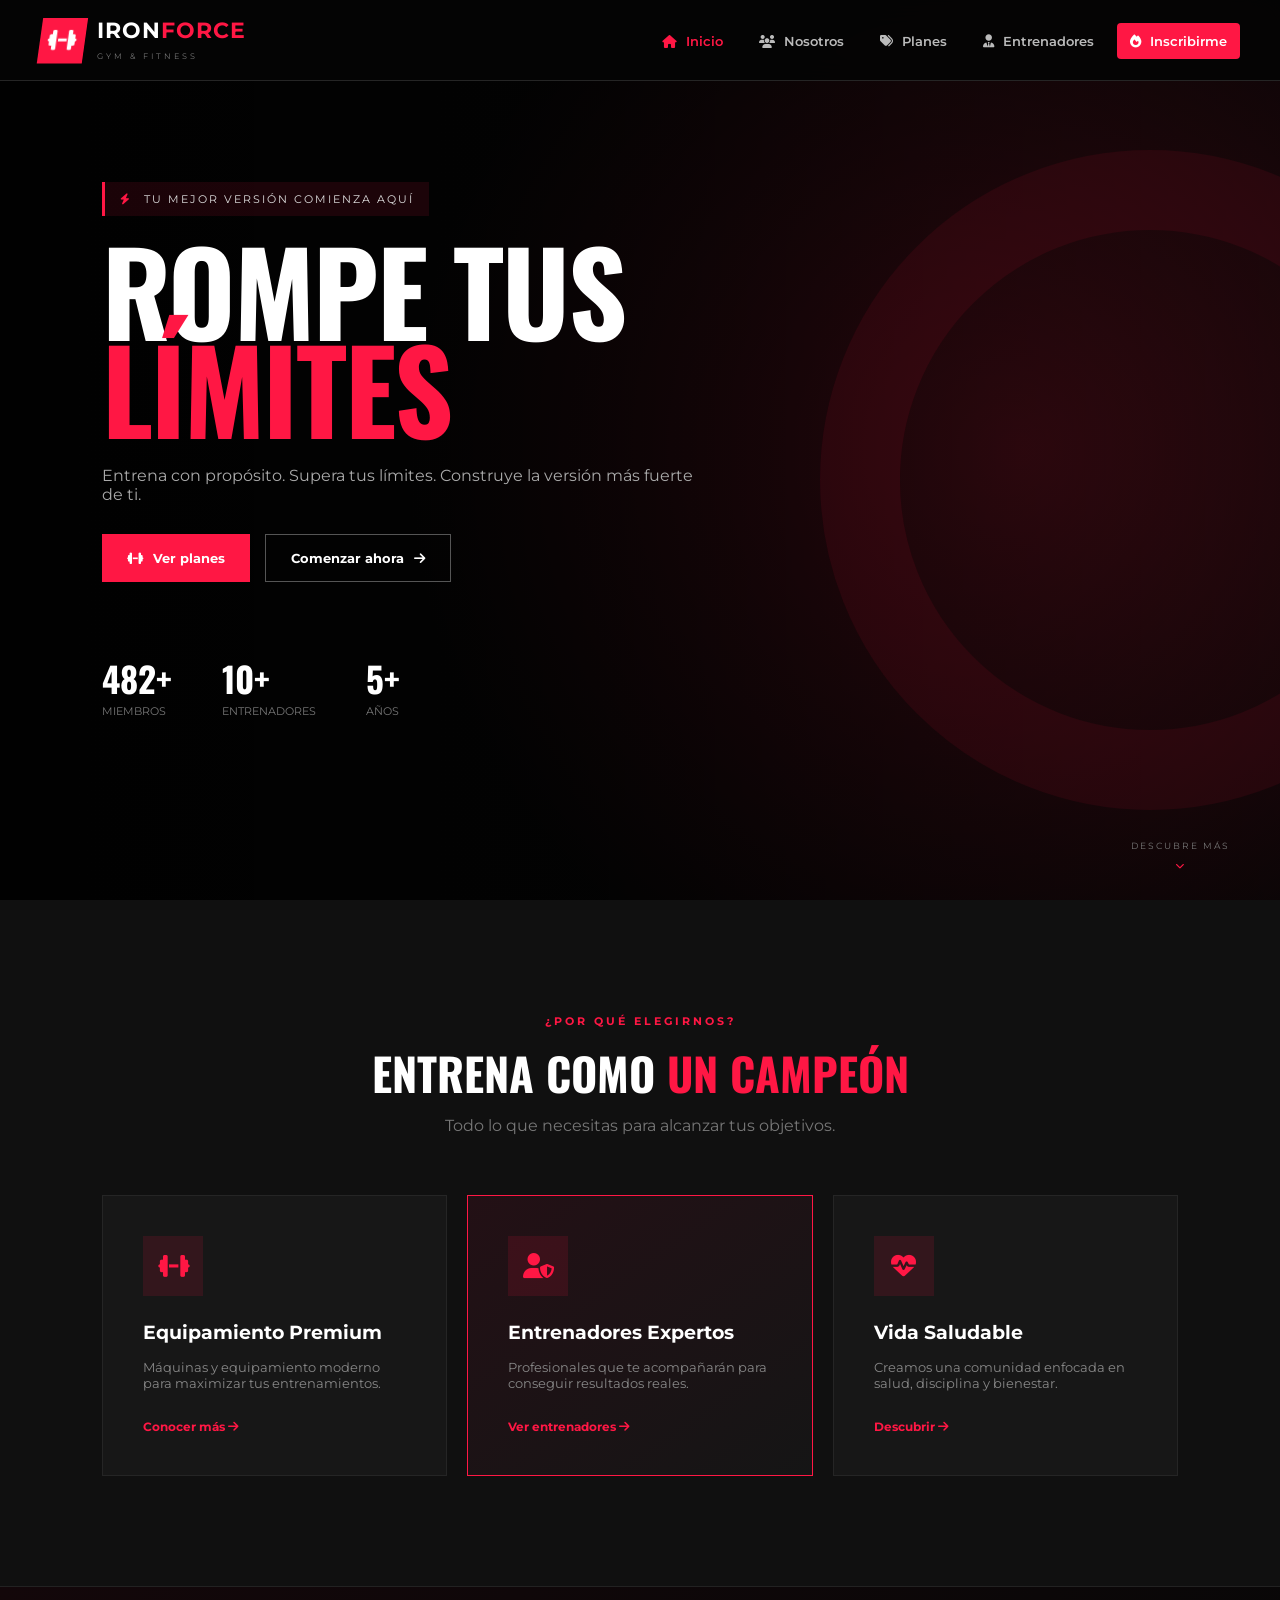
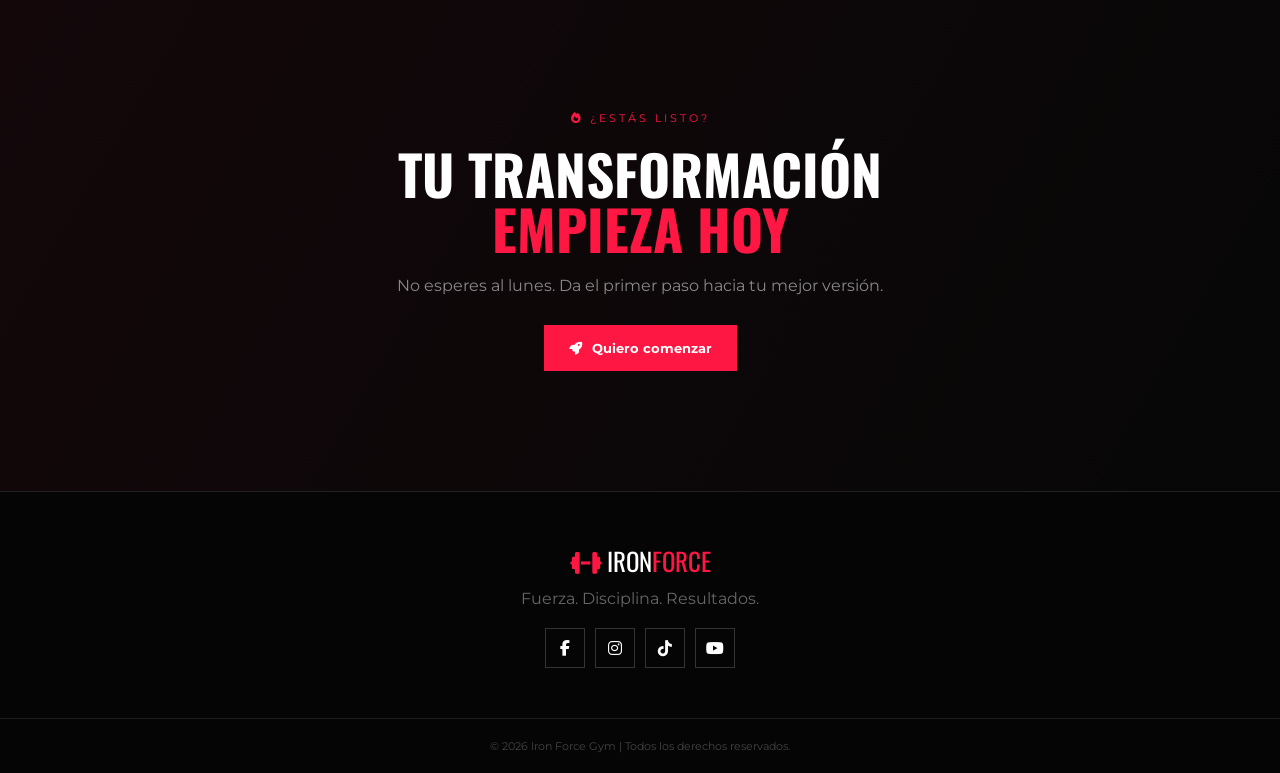
<file: index.html>
<!DOCTYPE html>
<html lang="es">
<head>
    <meta charset="UTF-8">
    <meta name="viewport" content="width=device-width, initial-scale=1.0">

    <title>Iron Force Gym | Inicio</title>

    <!-- Google Fonts -->
    <link rel="preconnect" href="https://fonts.googleapis.com">
    <link rel="preconnect" href="https://fonts.gstatic.com" crossorigin>
    <link href="https://fonts.googleapis.com/css2?family=Montserrat:wght@400;500;600;700;800;900&family=Oswald:wght@400;500;600;700&display=swap" rel="stylesheet">

    <!-- Font Awesome -->
    <link rel="stylesheet" href="https://cdnjs.cloudflare.com/ajax/libs/font-awesome/6.5.2/css/all.min.css">

    <!-- CSS -->
    <link rel="stylesheet" href="css/index.css">
</head>

<body>

    <!-- Loader -->
    <div id="loader">
        <div class="loader-content">
            <i class="fa-solid fa-dumbbell"></i>
            <h2>IRON FORCE</h2>
            <div class="loader-bar"></div>
        </div>
    </div>

    <!-- NAVBAR -->
    <header class="header">

        <nav class="navbar">

            <a href="index.html" class="logo">
                <div class="logo-icon">
                    <i class="fa-solid fa-dumbbell"></i>
                </div>

                <div>
                    <strong>IRON<span>FORCE</span></strong>
                    <small>GYM & FITNESS</small>
                </div>
            </a>

            <button class="menu-toggle" id="menuToggle">
                <i class="fa-solid fa-bars"></i>
            </button>

            <ul class="nav-links" id="navLinks">

                <li>
                    <a href="index.html" class="active">
                        <i class="fa-solid fa-house"></i>
                        Inicio
                    </a>
                </li>

                <li>
                    <a href="menu/nosotros.html">
                        <i class="fa-solid fa-users"></i>
                        Nosotros
                    </a>
                </li>

                <li>
                    <a href="menu/planes.html">
                        <i class="fa-solid fa-tags"></i>
                        Planes
                    </a>
                </li>

                <li>
                    <a href="menu/entrenadores.html">
                        <i class="fa-solid fa-user-tie"></i>
                        Entrenadores
                    </a>
                </li>

                <li>
                    <a href="menu/inscripcion.html" class="nav-button">
                        <i class="fa-solid fa-fire"></i>
                        Inscribirme
                    </a>
                </li>

            </ul>

        </nav>

    </header>


    <!-- HERO -->
    <main>

        <section class="hero">

            <div class="hero-overlay"></div>

            <div class="hero-content">

                <div class="hero-badge">
                    <i class="fa-solid fa-bolt"></i>
                    TU MEJOR VERSIÓN COMIENZA AQUÍ
                </div>

                <h1>
                    ROMPE TUS
                    <span>LÍMITES</span>
                </h1>

                <p>
                    Entrena con propósito. Supera tus límites.
                    Construye la versión más fuerte de ti.
                </p>

                <div class="hero-buttons">

                    <a href="menu/planes.html" class="btn btn-primary">
                        <i class="fa-solid fa-dumbbell"></i>
                        Ver planes
                    </a>

                    <a href="menu/inscripcion.html" class="btn btn-secondary">
                        Comenzar ahora
                        <i class="fa-solid fa-arrow-right"></i>
                    </a>

                </div>

                <div class="hero-stats">

                    <div>
                        <strong class="counter" data-target="500">0</strong>
                        <span>Miembros</span>
                    </div>

                    <div>
                        <strong class="counter" data-target="10">0</strong>
                        <span>Entrenadores</span>
                    </div>

                    <div>
                        <strong class="counter" data-target="5">0</strong>
                        <span>Años</span>
                    </div>

                </div>

            </div>

            <div class="scroll-down">
                <span>DESCUBRE MÁS</span>
                <i class="fa-solid fa-chevron-down"></i>
            </div>

        </section>


        <!-- BENEFICIOS -->

        <section class="benefits">

            <div class="section-heading">

                <span>¿POR QUÉ ELEGIRNOS?</span>

                <h2>
                    ENTRENA COMO
                    <strong>UN CAMPEÓN</strong>
                </h2>

                <p>
                    Todo lo que necesitas para alcanzar tus objetivos.
                </p>

            </div>

            <div class="benefit-grid">

                <article class="benefit-card">

                    <div class="benefit-icon">
                        <i class="fa-solid fa-dumbbell"></i>
                    </div>

                    <h3>Equipamiento Premium</h3>

                    <p>
                        Máquinas y equipamiento moderno para maximizar
                        tus entrenamientos.
                    </p>

                    <a href="menu/nosotros.html">
                        Conocer más
                        <i class="fa-solid fa-arrow-right"></i>
                    </a>

                </article>


                <article class="benefit-card featured">

                    <div class="benefit-icon">
                        <i class="fa-solid fa-user-shield"></i>
                    </div>

                    <h3>Entrenadores Expertos</h3>

                    <p>
                        Profesionales que te acompañarán para conseguir
                        resultados reales.
                    </p>

                    <a href="menu/entrenadores.html">
                        Ver entrenadores
                        <i class="fa-solid fa-arrow-right"></i>
                    </a>

                </article>


                <article class="benefit-card">

                    <div class="benefit-icon">
                        <i class="fa-solid fa-heart-pulse"></i>
                    </div>

                    <h3>Vida Saludable</h3>

                    <p>
                        Creamos una comunidad enfocada en salud,
                        disciplina y bienestar.
                    </p>

                    <a href="menu/nosotros.html">
                        Descubrir
                        <i class="fa-solid fa-arrow-right"></i>
                    </a>

                </article>

            </div>

        </section>


        <!-- CTA -->

        <section class="cta">

            <div class="cta-content">

                <span>
                    <i class="fa-solid fa-fire"></i>
                    ¿ESTÁS LISTO?
                </span>

                <h2>
                    TU TRANSFORMACIÓN
                    <strong>EMPIEZA HOY</strong>
                </h2>

                <p>
                    No esperes al lunes. Da el primer paso hacia
                    tu mejor versión.
                </p>

                <a href="menu/inscripcion.html" class="btn btn-primary">
                    <i class="fa-solid fa-rocket"></i>
                    Quiero comenzar
                </a>

            </div>

        </section>

    </main>


    <!-- FOOTER -->

    <footer>

        <div class="footer-content">

            <div class="footer-logo">
                <i class="fa-solid fa-dumbbell"></i>
                IRON<span>FORCE</span>
            </div>

            <p>
                Fuerza. Disciplina. Resultados.
            </p>

            <div class="socials">

                <a href="#"><i class="fa-brands fa-facebook-f"></i></a>
                <a href="#"><i class="fa-brands fa-instagram"></i></a>
                <a href="#"><i class="fa-brands fa-tiktok"></i></a>
                <a href="#"><i class="fa-brands fa-youtube"></i></a>

            </div>

        </div>

        <div class="copyright">
            © 2026 Iron Force Gym | Todos los derechos reservados.
        </div>

    </footer>

    <script src="js/index.js"></script>

</body>
</html>
</file>
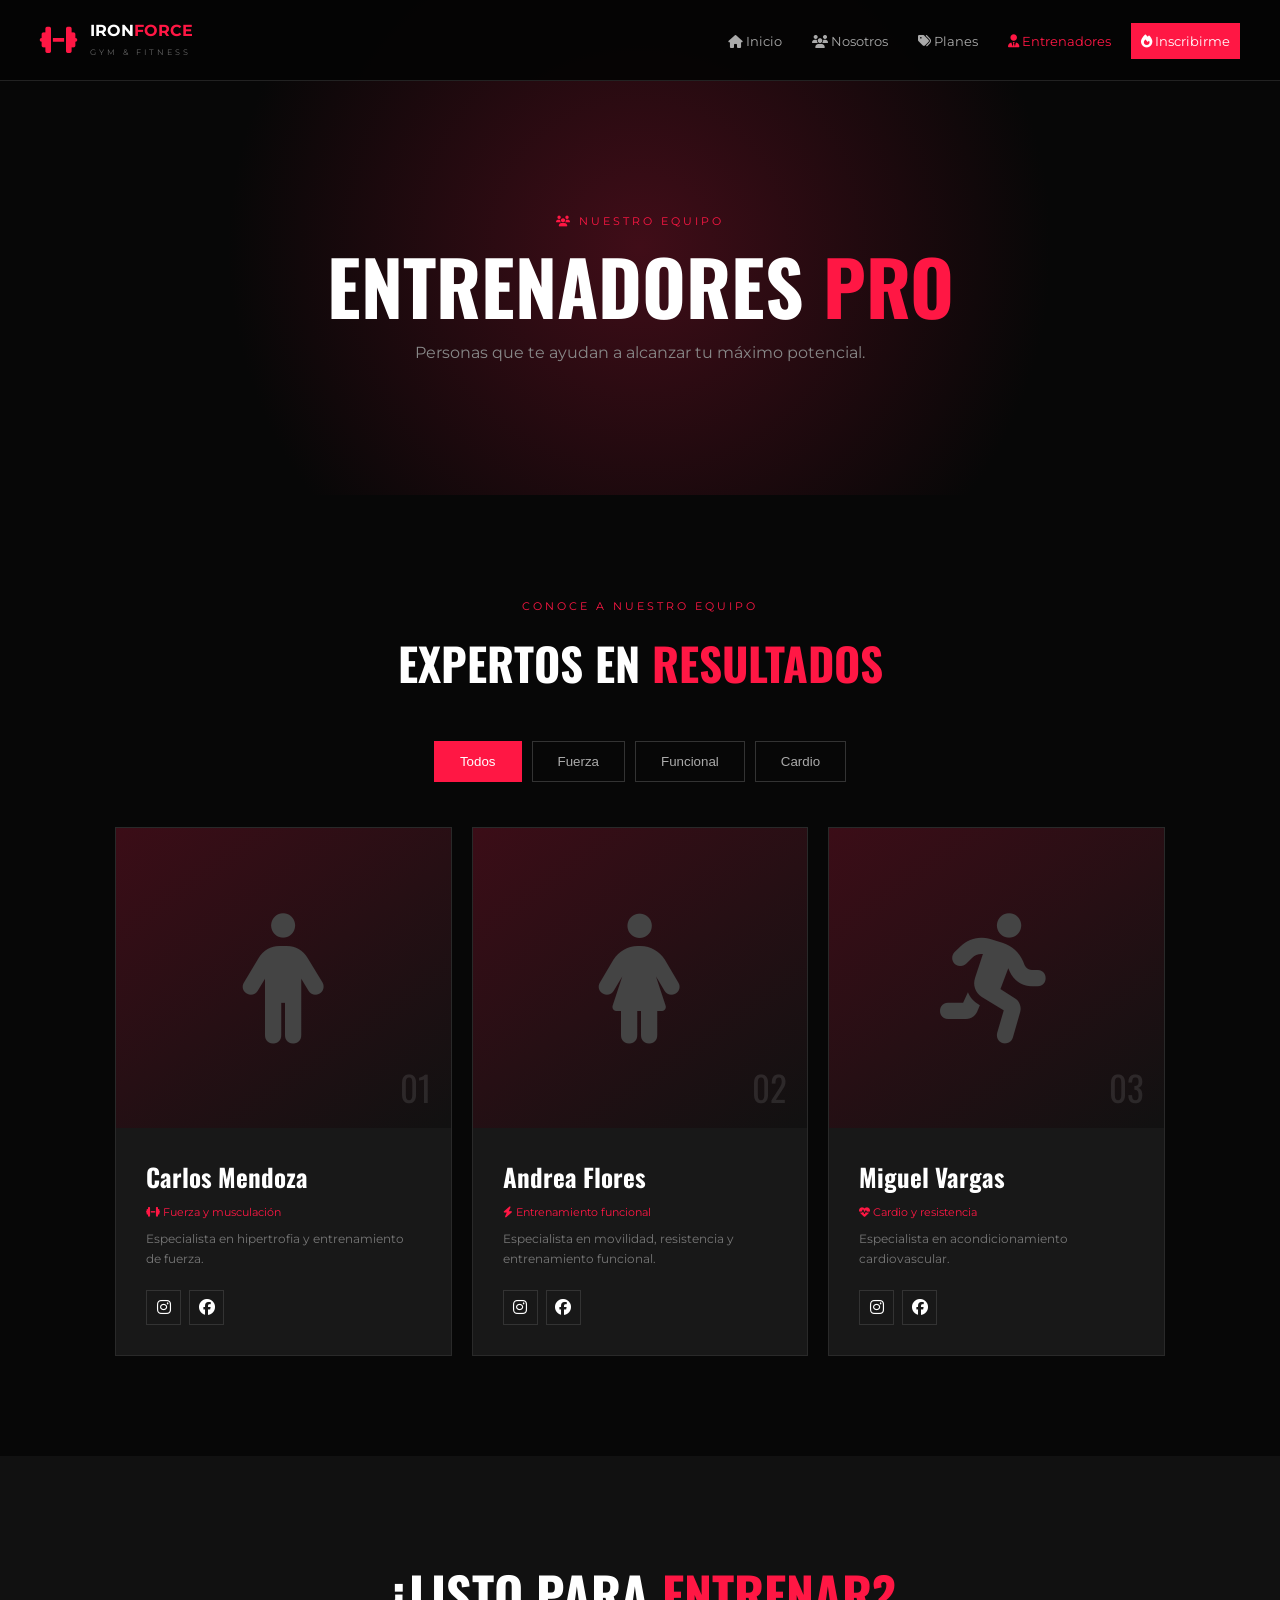
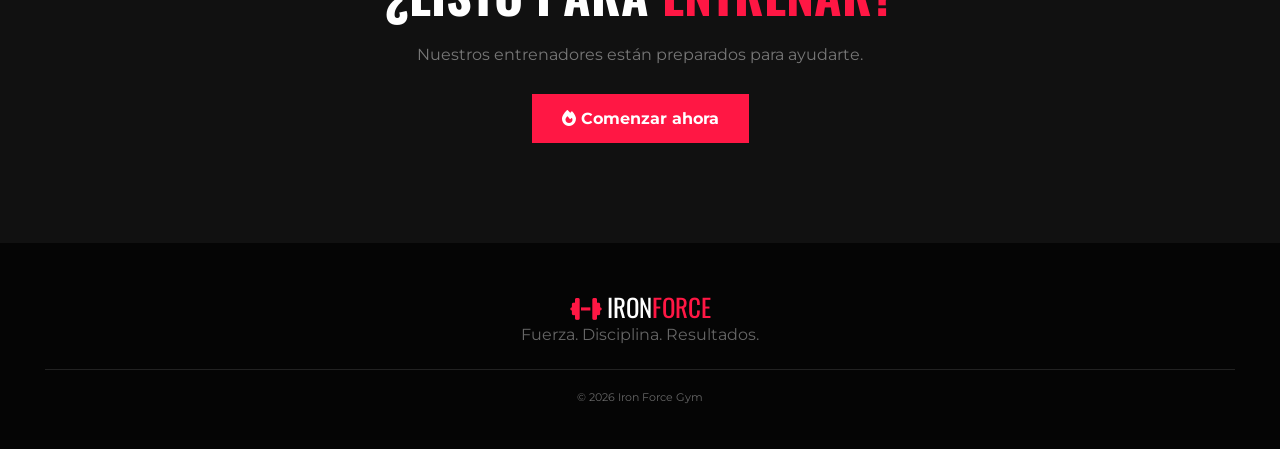
<file: menu/entrenadores.html>
<!DOCTYPE html>
<html lang="es">

<head>

<meta charset="UTF-8">
<meta name="viewport" content="width=device-width, initial-scale=1.0">

<title>Iron Force | Entrenadores</title>

<link rel="preconnect" href="https://fonts.googleapis.com">
<link rel="preconnect" href="https://fonts.gstatic.com" crossorigin>

<link href="https://fonts.googleapis.com/css2?family=Montserrat:wght@400;500;600;700;800;900&family=Oswald:wght@400;500;600;700&display=swap" rel="stylesheet">

<link rel="stylesheet" href="https://cdnjs.cloudflare.com/ajax/libs/font-awesome/6.5.2/css/all.min.css">

<link rel="stylesheet" href="../css/entrenadores.css">

</head>

<body>

<header>

<nav class="navbar">

<a href="../index.html" class="logo">
<i class="fa-solid fa-dumbbell"></i>

<div>
<strong>IRON<span>FORCE</span></strong>
<small>GYM & FITNESS</small>
</div>

</a>

<button id="menuToggle">
<i class="fa-solid fa-bars"></i>
</button>

<ul id="navLinks">

<li>
<a href="../index.html">
<i class="fa-solid fa-house"></i> Inicio
</a>
</li>

<li>
<a href="nosotros.html">
<i class="fa-solid fa-users"></i> Nosotros
</a>
</li>

<li>
<a href="planes.html">
<i class="fa-solid fa-tags"></i> Planes
</a>
</li>

<li>
<a class="active" href="entrenadores.html">
<i class="fa-solid fa-user-tie"></i> Entrenadores
</a>
</li>

<li>
<a class="button" href="inscripcion.html">
<i class="fa-solid fa-fire"></i> Inscribirme
</a>
</li>

</ul>

</nav>

</header>


<main>

<section class="hero">

<span>
<i class="fa-solid fa-users"></i>
NUESTRO EQUIPO
</span>

<h1>
ENTRENADORES <strong>PRO</strong>
</h1>

<p>
Personas que te ayudan a alcanzar tu máximo potencial.
</p>

</section>


<section class="trainers">

<div class="section-title">

<span>CONOCE A NUESTRO EQUIPO</span>

<h2>
EXPERTOS EN <strong>RESULTADOS</strong>
</h2>

</div>


<div class="filters">

<button class="filter active" data-filter="todos">
Todos
</button>

<button class="filter" data-filter="fuerza">
Fuerza
</button>

<button class="filter" data-filter="funcional">
Funcional
</button>

<button class="filter" data-filter="cardio">
Cardio
</button>

</div>


<div class="trainer-grid">

<article class="trainer-card" data-category="fuerza">

<div class="trainer-photo">
<i class="fa-solid fa-person"></i>
<span>01</span>
</div>

<div class="trainer-info">

<h3>Carlos Mendoza</h3>

<p class="specialty">
<i class="fa-solid fa-dumbbell"></i>
Fuerza y musculación
</p>

<p>
Especialista en hipertrofia y entrenamiento de fuerza.
</p>

<div class="trainer-social">
<a href="#"><i class="fa-brands fa-instagram"></i></a>
<a href="#"><i class="fa-brands fa-facebook"></i></a>
</div>

</div>

</article>


<article class="trainer-card" data-category="funcional">

<div class="trainer-photo female">
<i class="fa-solid fa-person-dress"></i>
<span>02</span>
</div>

<div class="trainer-info">

<h3>Andrea Flores</h3>

<p class="specialty">
<i class="fa-solid fa-bolt"></i>
Entrenamiento funcional
</p>

<p>
Especialista en movilidad, resistencia y entrenamiento funcional.
</p>

<div class="trainer-social">
<a href="#"><i class="fa-brands fa-instagram"></i></a>
<a href="#"><i class="fa-brands fa-facebook"></i></a>
</div>

</div>

</article>


<article class="trainer-card" data-category="cardio">

<div class="trainer-photo">
<i class="fa-solid fa-person-running"></i>
<span>03</span>
</div>

<div class="trainer-info">

<h3>Miguel Vargas</h3>

<p class="specialty">
<i class="fa-solid fa-heart-pulse"></i>
Cardio y resistencia
</p>

<p>
Especialista en acondicionamiento cardiovascular.
</p>

<div class="trainer-social">
<a href="#"><i class="fa-brands fa-instagram"></i></a>
<a href="#"><i class="fa-brands fa-facebook"></i></a>
</div>

</div>

</article>

</div>

</section>


<section class="cta">

<h2>
¿LISTO PARA
<strong>ENTRENAR?</strong>
</h2>

<p>
Nuestros entrenadores están preparados para ayudarte.
</p>

<a href="inscripcion.html">
<i class="fa-solid fa-fire"></i>
Comenzar ahora
</a>

</section>

</main>


<footer>

<div class="footer-logo">
<i class="fa-solid fa-dumbbell"></i>
IRON<span>FORCE</span>
</div>

<p>Fuerza. Disciplina. Resultados.</p>

<div class="copyright">
© 2026 Iron Force Gym
</div>

</footer>


<script src="../js/entrenadores.js"></script>

</body>
</html>
</file>
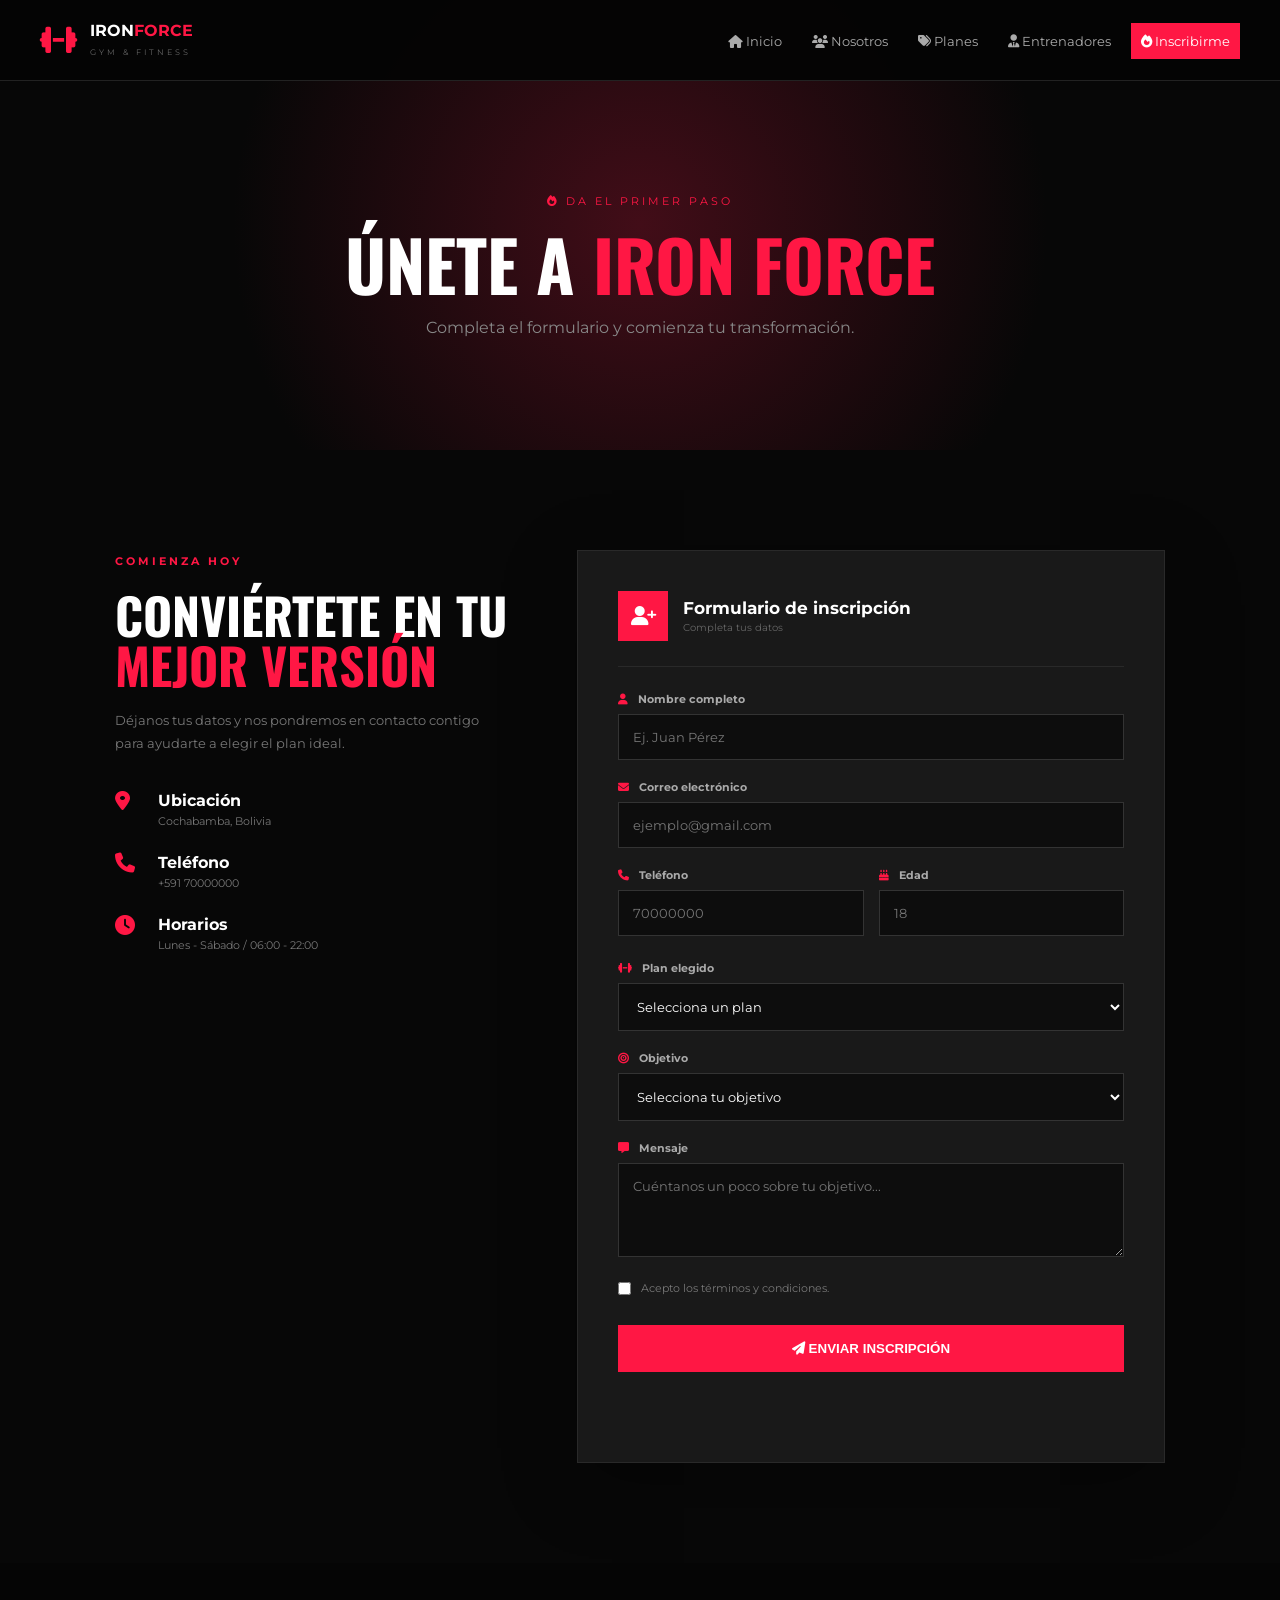
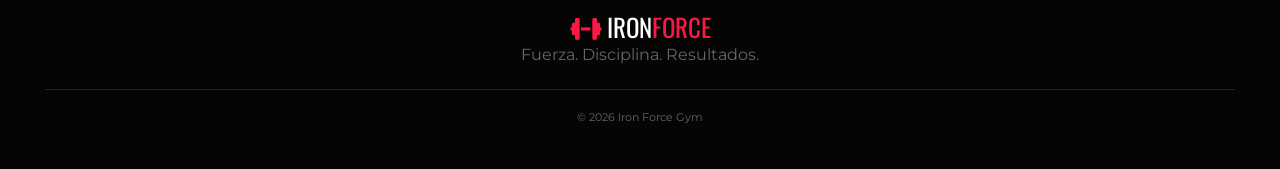
<file: menu/inscripcion.html>
<!DOCTYPE html>
<html lang="es">

<head>

<meta charset="UTF-8">
<meta name="viewport" content="width=device-width, initial-scale=1.0">

<title>Iron Force | Inscripción</title>

<link rel="preconnect" href="https://fonts.googleapis.com">
<link rel="preconnect" href="https://fonts.gstatic.com" crossorigin>

<link href="https://fonts.googleapis.com/css2?family=Montserrat:wght@400;500;600;700;800;900&family=Oswald:wght@400;500;600;700&display=swap" rel="stylesheet">

<link rel="stylesheet" href="https://cdnjs.cloudflare.com/ajax/libs/font-awesome/6.5.2/css/all.min.css">

<link rel="stylesheet" href="../css/inscripcion.css">

</head>

<body>

<header>

<nav class="navbar">

<a href="../index.html" class="logo">

<i class="fa-solid fa-dumbbell"></i>

<div>
<strong>IRON<span>FORCE</span></strong>
<small>GYM & FITNESS</small>
</div>

</a>

<button id="menuToggle">
<i class="fa-solid fa-bars"></i>
</button>

<ul id="navLinks">

<li>
<a href="../index.html">
<i class="fa-solid fa-house"></i> Inicio
</a>
</li>

<li>
<a href="nosotros.html">
<i class="fa-solid fa-users"></i> Nosotros
</a>
</li>

<li>
<a href="planes.html">
<i class="fa-solid fa-tags"></i> Planes
</a>
</li>

<li>
<a href="entrenadores.html">
<i class="fa-solid fa-user-tie"></i> Entrenadores
</a>
</li>

<li>
<a class="active button" href="inscripcion.html">
<i class="fa-solid fa-fire"></i> Inscribirme
</a>
</li>

</ul>

</nav>

</header>


<main>

<section class="hero">

<span>
<i class="fa-solid fa-fire"></i>
DA EL PRIMER PASO
</span>

<h1>
ÚNETE A <strong>IRON FORCE</strong>
</h1>

<p>
Completa el formulario y comienza tu transformación.
</p>

</section>


<section class="registration">

<div class="form-info">

<span>COMIENZA HOY</span>

<h2>
CONVIÉRTETE EN TU
<strong>MEJOR VERSIÓN</strong>
</h2>

<p>
Déjanos tus datos y nos pondremos en contacto contigo
para ayudarte a elegir el plan ideal.
</p>

<div class="contact-item">
<i class="fa-solid fa-location-dot"></i>

<div>
<strong>Ubicación</strong>
<span>Cochabamba, Bolivia</span>
</div>
</div>

<div class="contact-item">
<i class="fa-solid fa-phone"></i>

<div>
<strong>Teléfono</strong>
<span>+591 70000000</span>
</div>
</div>

<div class="contact-item">
<i class="fa-solid fa-clock"></i>

<div>
<strong>Horarios</strong>
<span>Lunes - Sábado / 06:00 - 22:00</span>
</div>
</div>

</div>


<div class="form-card">

<form id="registrationForm">

<div class="form-title">

<i class="fa-solid fa-user-plus"></i>

<div>
<h3>Formulario de inscripción</h3>
<p>Completa tus datos</p>
</div>

</div>


<div class="input-group">

<label for="nombre">
<i class="fa-solid fa-user"></i>
Nombre completo
</label>

<input
type="text"
id="nombre"
placeholder="Ej. Juan Pérez"
>

<small class="error" id="nombreError"></small>

</div>


<div class="input-group">

<label for="email">
<i class="fa-solid fa-envelope"></i>
Correo electrónico
</label>

<input
type="email"
id="email"
placeholder="ejemplo@gmail.com"
>

<small class="error" id="emailError"></small>

</div>


<div class="input-row">

<div class="input-group">

<label for="telefono">
<i class="fa-solid fa-phone"></i>
Teléfono
</label>

<input
type="tel"
id="telefono"
placeholder="70000000"
>

<small class="error" id="telefonoError"></small>

</div>


<div class="input-group">

<label for="edad">
<i class="fa-solid fa-cake-candles"></i>
Edad
</label>

<input
type="number"
id="edad"
placeholder="18"
min="14"
max="80"
>

</div>

</div>


<div class="input-group">

<label for="plan">
<i class="fa-solid fa-dumbbell"></i>
Plan elegido
</label>

<select id="plan">

<option value="">
Selecciona un plan
</option>

<option value="Básico">
Básico - Bs. 100
</option>

<option value="Premium">
Premium - Bs. 180
</option>

<option value="VIP">
VIP - Bs. 250
</option>

</select>

<small class="error" id="planError"></small>

</div>


<div class="input-group">

<label for="objetivo">
<i class="fa-solid fa-bullseye"></i>
Objetivo
</label>

<select id="objetivo">

<option value="">
Selecciona tu objetivo
</option>

<option>Ganar masa muscular</option>
<option>Perder peso</option>
<option>Aumentar resistencia</option>
<option>Mejorar mi salud</option>
<option>Entrenar profesionalmente</option>

</select>

</div>


<div class="input-group">

<label for="mensaje">
<i class="fa-solid fa-message"></i>
Mensaje
</label>

<textarea
id="mensaje"
rows="4"
placeholder="Cuéntanos un poco sobre tu objetivo..."
></textarea>

</div>


<label class="check">

<input type="checkbox" id="terminos">

<span>
Acepto los términos y condiciones.
</span>

</label>

<small class="error" id="terminosError"></small>


<button type="submit" class="submit">

<i class="fa-solid fa-paper-plane"></i>

ENVIAR INSCRIPCIÓN

</button>


<div id="formMessage"></div>

</form>

</div>

</section>

</main>


<footer>

<div class="footer-logo">
<i class="fa-solid fa-dumbbell"></i>
IRON<span>FORCE</span>
</div>

<p>Fuerza. Disciplina. Resultados.</p>

<div class="copyright">
© 2026 Iron Force Gym
</div>

</footer>


<script src="../js/inscripcion.js"></script>

</body>
</html>
</file>
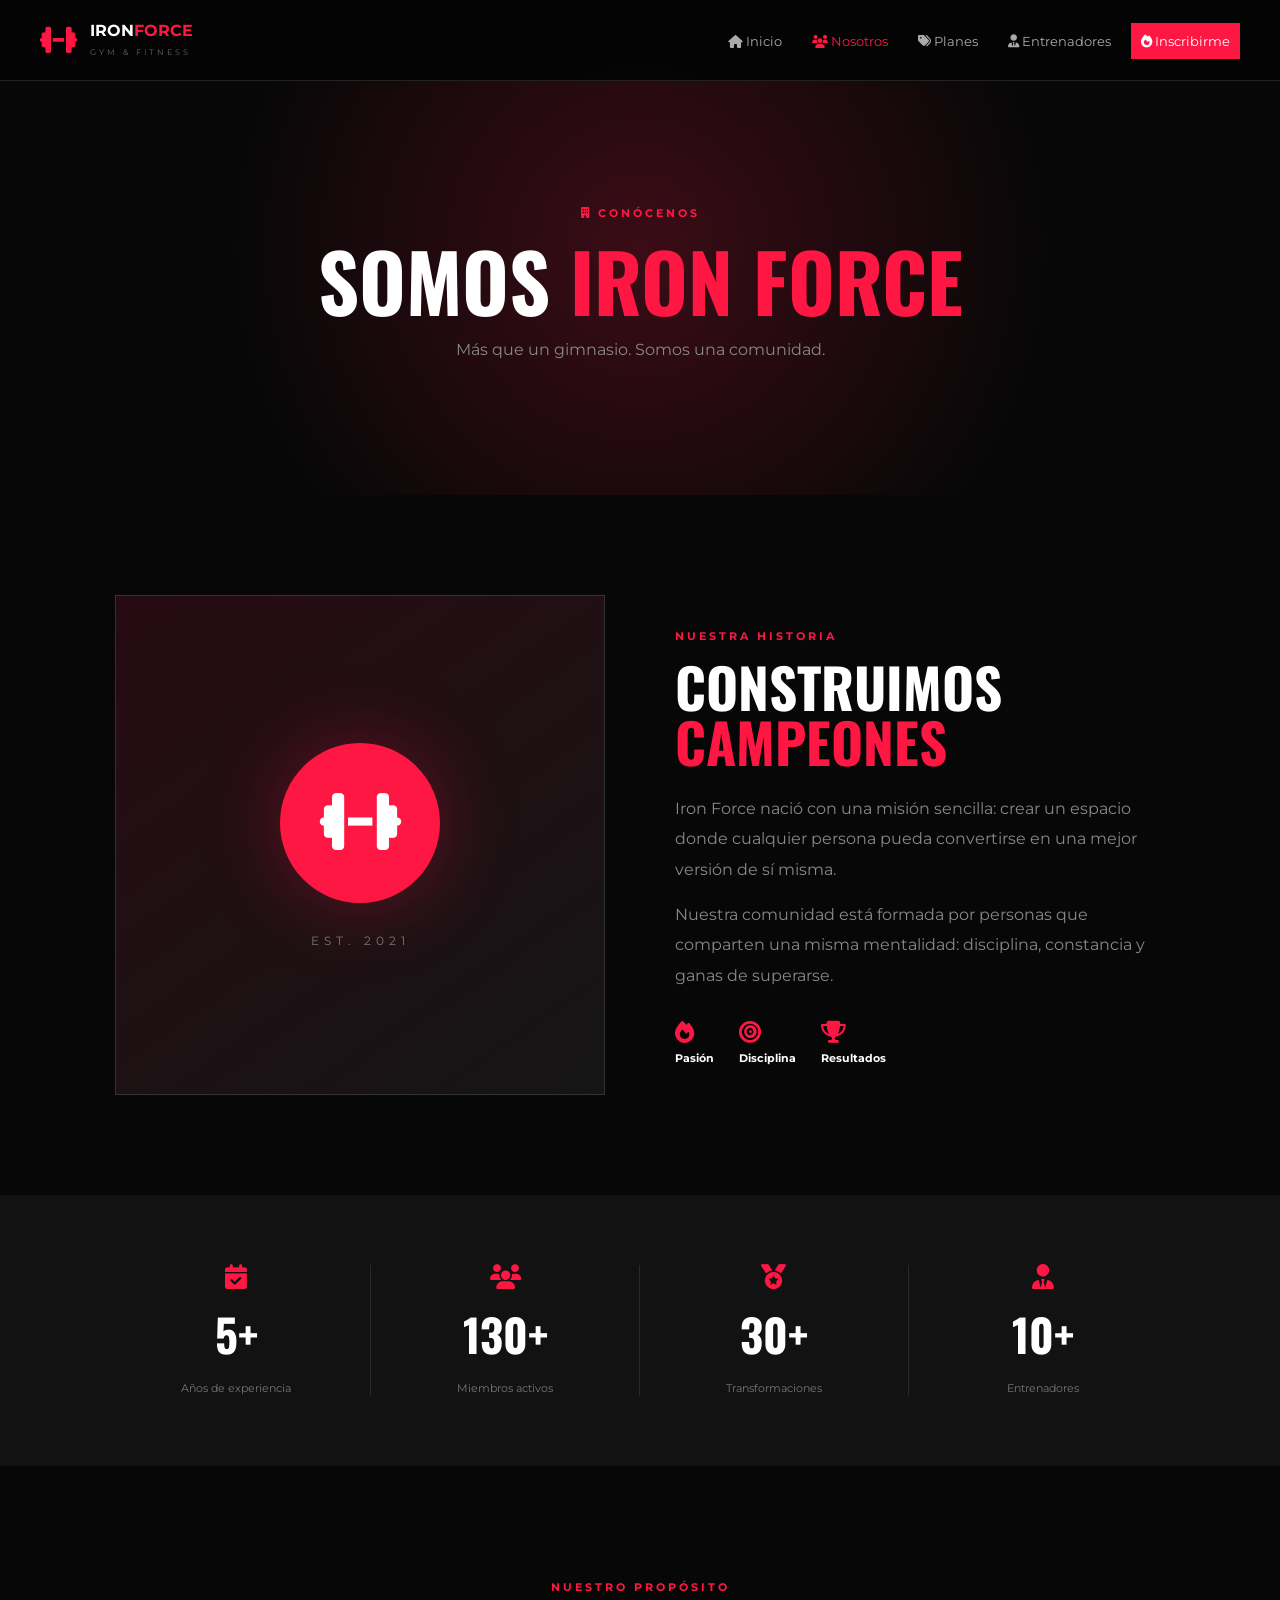
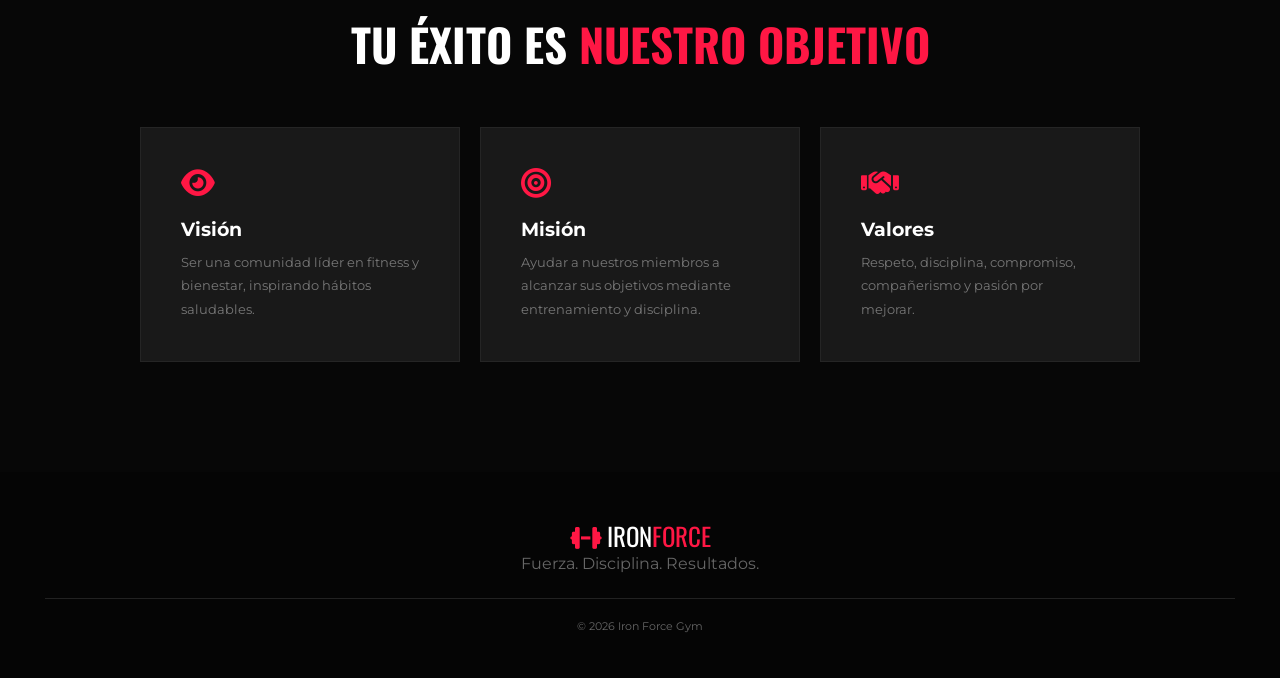
<file: menu/nosotros.html>
<!DOCTYPE html>
<html lang="es">

<head>

    <meta charset="UTF-8">
    <meta name="viewport" content="width=device-width, initial-scale=1.0">

    <title>Iron Force | Nosotros</title>

    <link rel="preconnect" href="https://fonts.googleapis.com">
    <link rel="preconnect" href="https://fonts.gstatic.com" crossorigin>

    <link href="https://fonts.googleapis.com/css2?family=Montserrat:wght@400;500;600;700;800;900&family=Oswald:wght@400;500;600;700&display=swap" rel="stylesheet">

    <link rel="stylesheet" href="https://cdnjs.cloudflare.com/ajax/libs/font-awesome/6.5.2/css/all.min.css">

    <link rel="stylesheet" href="../css/nosotros.css">

</head>

<body>

<header class="header">

    <nav class="navbar">

        <a href="../index.html" class="logo">
            <i class="fa-solid fa-dumbbell"></i>

            <div>
                <strong>IRON<span>FORCE</span></strong>
                <small>GYM & FITNESS</small>
            </div>
        </a>

        <button class="menu-toggle" id="menuToggle">
            <i class="fa-solid fa-bars"></i>
        </button>

        <ul id="navLinks">

            <li>
                <a href="../index.html">
                    <i class="fa-solid fa-house"></i>
                    Inicio
                </a>
            </li>

            <li>
                <a class="active" href="nosotros.html">
                    <i class="fa-solid fa-users"></i>
                    Nosotros
                </a>
            </li>

            <li>
                <a href="planes.html">
                    <i class="fa-solid fa-tags"></i>
                    Planes
                </a>
            </li>

            <li>
                <a href="entrenadores.html">
                    <i class="fa-solid fa-user-tie"></i>
                    Entrenadores
                </a>
            </li>

            <li>
                <a href="inscripcion.html" class="button">
                    <i class="fa-solid fa-fire"></i>
                    Inscribirme
                </a>
            </li>

        </ul>

    </nav>

</header>


<main>

<section class="page-hero">

    <span>
        <i class="fa-solid fa-building"></i>
        CONÓCENOS
    </span>

    <h1>
        SOMOS <strong>IRON FORCE</strong>
    </h1>

    <p>
        Más que un gimnasio. Somos una comunidad.
    </p>

</section>


<section class="about">

    <div class="about-image">

        <div class="image-icon">
            <i class="fa-solid fa-dumbbell"></i>
        </div>

        <span>EST. 2021</span>

    </div>


    <div class="about-content">

        <span class="red-title">NUESTRA HISTORIA</span>

        <h2>
            CONSTRUIMOS
            <strong>CAMPEONES</strong>
        </h2>

        <p>
            Iron Force nació con una misión sencilla:
            crear un espacio donde cualquier persona pueda
            convertirse en una mejor versión de sí misma.
        </p>

        <p>
            Nuestra comunidad está formada por personas que
            comparten una misma mentalidad: disciplina,
            constancia y ganas de superarse.
        </p>

        <div class="values">

            <div>
                <i class="fa-solid fa-fire"></i>
                <strong>Pasión</strong>
            </div>

            <div>
                <i class="fa-solid fa-bullseye"></i>
                <strong>Disciplina</strong>
            </div>

            <div>
                <i class="fa-solid fa-trophy"></i>
                <strong>Resultados</strong>
            </div>

        </div>

    </div>

</section>


<section class="numbers">

    <div class="number-card">
        <i class="fa-solid fa-calendar-check"></i>
        <strong data-number="5">0</strong>
        <span>Años de experiencia</span>
    </div>

    <div class="number-card">
        <i class="fa-solid fa-users"></i>
        <strong data-number="500">0</strong>
        <span>Miembros activos</span>
    </div>

    <div class="number-card">
        <i class="fa-solid fa-medal"></i>
        <strong data-number="120">0</strong>
        <span>Transformaciones</span>
    </div>

    <div class="number-card">
        <i class="fa-solid fa-user-tie"></i>
        <strong data-number="10">0</strong>
        <span>Entrenadores</span>
    </div>

</section>


<section class="mission">

    <div>

        <span class="red-title">NUESTRO PROPÓSITO</span>

        <h2>
            TU ÉXITO ES
            <strong>NUESTRO OBJETIVO</strong>
        </h2>

    </div>

    <div class="mission-grid">

        <article>
            <i class="fa-solid fa-eye"></i>
            <h3>Visión</h3>
            <p>
                Ser una comunidad líder en fitness y bienestar,
                inspirando hábitos saludables.
            </p>
        </article>

        <article>
            <i class="fa-solid fa-bullseye"></i>
            <h3>Misión</h3>
            <p>
                Ayudar a nuestros miembros a alcanzar sus
                objetivos mediante entrenamiento y disciplina.
            </p>
        </article>

        <article>
            <i class="fa-solid fa-handshake"></i>
            <h3>Valores</h3>
            <p>
                Respeto, disciplina, compromiso, compañerismo
                y pasión por mejorar.
            </p>
        </article>

    </div>

</section>

</main>


<footer>

    <div class="footer-logo">
        <i class="fa-solid fa-dumbbell"></i>
        IRON<span>FORCE</span>
    </div>

    <p>Fuerza. Disciplina. Resultados.</p>

    <div class="copyright">
        © 2026 Iron Force Gym
    </div>

</footer>


<script src="../js/nosotros.js"></script>

</body>
</html>
</file>
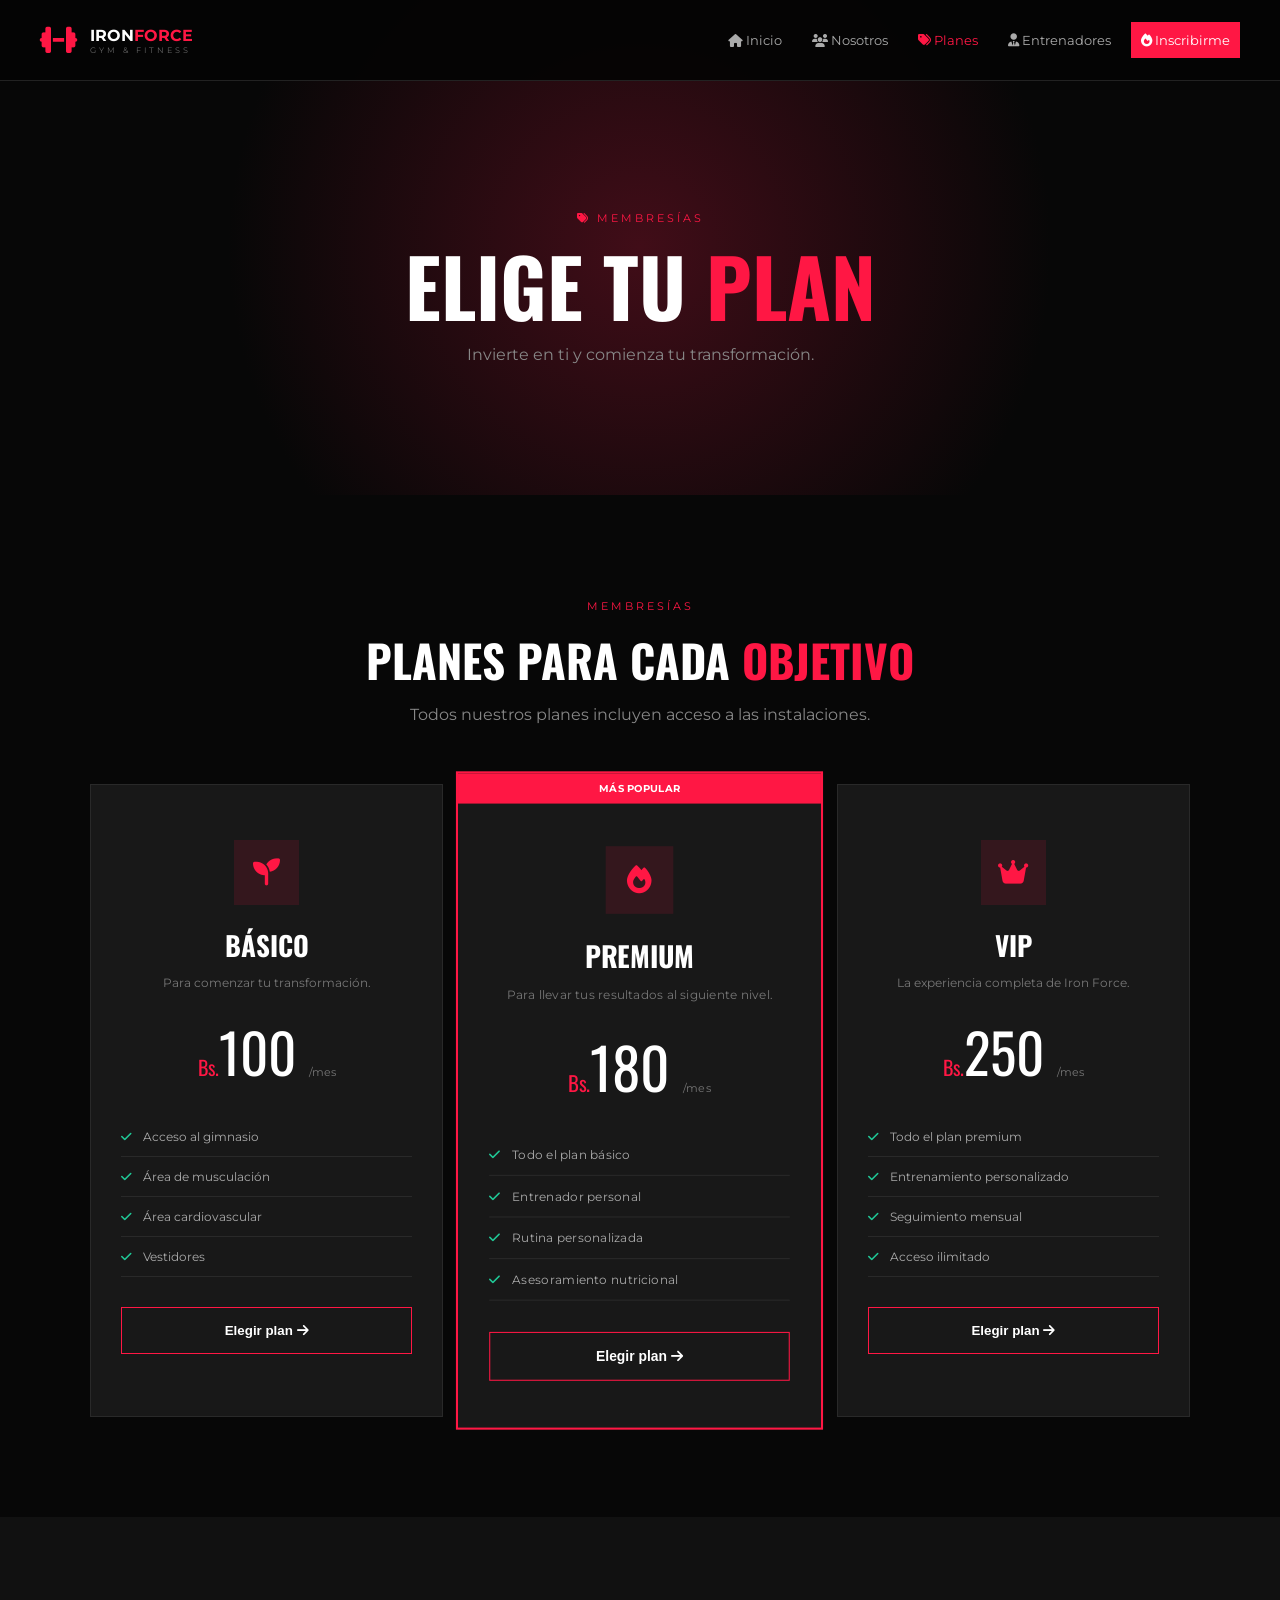
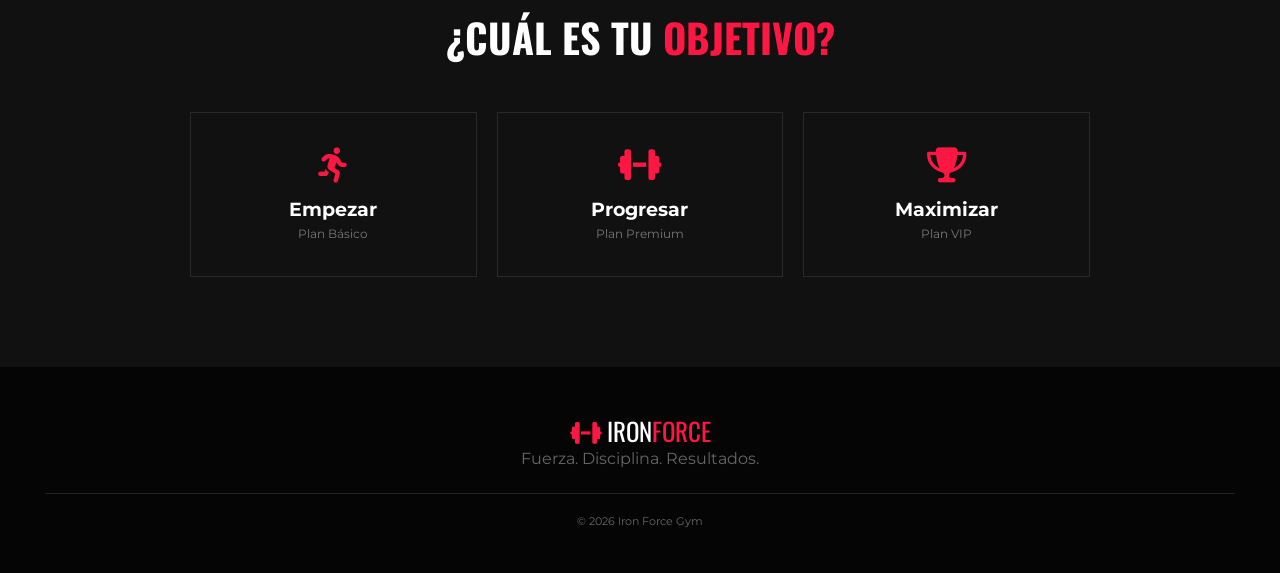
<file: menu/planes.html>
<!DOCTYPE html>
<html lang="es">

<head>

<meta charset="UTF-8">
<meta name="viewport" content="width=device-width, initial-scale=1.0">

<title>Iron Force | Planes</title>

<link rel="preconnect" href="https://fonts.googleapis.com">
<link rel="preconnect" href="https://fonts.gstatic.com" crossorigin>

<link href="https://fonts.googleapis.com/css2?family=Montserrat:wght@400;500;600;700;800;900&family=Oswald:wght@400;500;600;700&display=swap" rel="stylesheet">

<link rel="stylesheet" href="https://cdnjs.cloudflare.com/ajax/libs/font-awesome/6.5.2/css/all.min.css">

<link rel="stylesheet" href="../css/planes.css">

</head>

<body>

<header>

<nav class="navbar">

<a href="../index.html" class="logo">
<i class="fa-solid fa-dumbbell"></i>

<div>
<strong>IRON<span>FORCE</span></strong>
<small>GYM & FITNESS</small>
</div>

</a>

<button id="menuToggle">
<i class="fa-solid fa-bars"></i>
</button>

<ul id="navLinks">

<li><a href="../index.html">
<i class="fa-solid fa-house"></i> Inicio
</a></li>

<li><a href="nosotros.html">
<i class="fa-solid fa-users"></i> Nosotros
</a></li>

<li><a class="active" href="planes.html">
<i class="fa-solid fa-tags"></i> Planes
</a></li>

<li><a href="entrenadores.html">
<i class="fa-solid fa-user-tie"></i> Entrenadores
</a></li>

<li><a class="button" href="inscripcion.html">
<i class="fa-solid fa-fire"></i> Inscribirme
</a></li>

</ul>

</nav>

</header>


<main>

<section class="hero">

<span>
<i class="fa-solid fa-tags"></i>
MEMBRESÍAS
</span>

<h1>
ELIGE TU <strong>PLAN</strong>
</h1>

<p>
Invierte en ti y comienza tu transformación.
</p>

</section>


<section class="plans">

<div class="section-title">

<span>MEMBRESÍAS</span>

<h2>
PLANES PARA CADA <strong>OBJETIVO</strong>
</h2>

<p>
Todos nuestros planes incluyen acceso a las instalaciones.
</p>

</div>


<div class="plan-grid">

<article class="plan">

<div class="plan-icon">
<i class="fa-solid fa-seedling"></i>
</div>

<h3>BÁSICO</h3>

<p>Para comenzar tu transformación.</p>

<div class="price">
<small>Bs.</small>100
<span>/mes</span>
</div>

<ul>
<li><i class="fa-solid fa-check"></i> Acceso al gimnasio</li>
<li><i class="fa-solid fa-check"></i> Área de musculación</li>
<li><i class="fa-solid fa-check"></i> Área cardiovascular</li>
<li><i class="fa-solid fa-check"></i> Vestidores</li>
</ul>

<button class="choose-plan" data-plan="Básico">
Elegir plan
<i class="fa-solid fa-arrow-right"></i>
</button>

</article>


<article class="plan popular">

<div class="popular-label">
MÁS POPULAR
</div>

<div class="plan-icon">
<i class="fa-solid fa-fire"></i>
</div>

<h3>PREMIUM</h3>

<p>Para llevar tus resultados al siguiente nivel.</p>

<div class="price">
<small>Bs.</small>180
<span>/mes</span>
</div>

<ul>
<li><i class="fa-solid fa-check"></i> Todo el plan básico</li>
<li><i class="fa-solid fa-check"></i> Entrenador personal</li>
<li><i class="fa-solid fa-check"></i> Rutina personalizada</li>
<li><i class="fa-solid fa-check"></i> Asesoramiento nutricional</li>
</ul>

<button class="choose-plan" data-plan="Premium">
Elegir plan
<i class="fa-solid fa-arrow-right"></i>
</button>

</article>


<article class="plan">

<div class="plan-icon">
<i class="fa-solid fa-crown"></i>
</div>

<h3>VIP</h3>

<p>La experiencia completa de Iron Force.</p>

<div class="price">
<small>Bs.</small>250
<span>/mes</span>
</div>

<ul>
<li><i class="fa-solid fa-check"></i> Todo el plan premium</li>
<li><i class="fa-solid fa-check"></i> Entrenamiento personalizado</li>
<li><i class="fa-solid fa-check"></i> Seguimiento mensual</li>
<li><i class="fa-solid fa-check"></i> Acceso ilimitado</li>
</ul>

<button class="choose-plan" data-plan="VIP">
Elegir plan
<i class="fa-solid fa-arrow-right"></i>
</button>

</article>

</div>

</section>


<section class="comparison">

<h2>
¿CUÁL ES TU <strong>OBJETIVO?</strong>
</h2>

<div class="objective-grid">

<div>
<i class="fa-solid fa-person-running"></i>
<h3>Empezar</h3>
<p>Plan Básico</p>
</div>

<div>
<i class="fa-solid fa-dumbbell"></i>
<h3>Progresar</h3>
<p>Plan Premium</p>
</div>

<div>
<i class="fa-solid fa-trophy"></i>
<h3>Maximizar</h3>
<p>Plan VIP</p>
</div>

</div>

</section>

</main>


<footer>

<div class="footer-logo">
<i class="fa-solid fa-dumbbell"></i>
IRON<span>FORCE</span>
</div>

<p>Fuerza. Disciplina. Resultados.</p>

<div class="copyright">
© 2026 Iron Force Gym
</div>

</footer>

<script src="../js/planes.js"></script>

</body>
</html>
</file>
<file: css/index.css>
:root {
    --red: #ff1744;
    --dark-red: #d50032;
    --black: #070707;
    --dark: #101010;
    --card: #171717;
    --gray: #999;
    --white: #fff;
}

* {
    margin: 0;
    padding: 0;
    box-sizing: border-box;
}

html {
    scroll-behavior: smooth;
}

body {
    background: var(--black);
    color: var(--white);
    font-family: "Montserrat", sans-serif;
}

a {
    text-decoration: none;
    color: inherit;
}

ul {
    list-style: none;
}


#loader {
    position: fixed;
    inset: 0;
    background: #050505;
    z-index: 9999;
    display: flex;
    align-items: center;
    justify-content: center;
}

.loader-content {
    text-align: center;
}

.loader-content i {
    color: var(--red);
    font-size: 50px;
    animation: pulse 1s infinite;
}

.loader-content h2 {
    font-family: "Oswald";
    letter-spacing: 5px;
    margin: 15px 0;
}

.loader-bar {
    width: 200px;
    height: 3px;
    background: var(--red);
    animation: loading 1.5s infinite;
}


.header {
    position: fixed;
    top: 0;
    width: 100%;
    z-index: 1000;
    background: rgba(5,5,5,.92);
    backdrop-filter: blur(15px);
    border-bottom: 1px solid #252525;
}

.navbar {
    max-width: 1250px;
    margin: auto;
    height: 80px;
    padding: 0 25px;
    display: flex;
    justify-content: space-between;
    align-items: center;
}

.logo {
    display: flex;
    gap: 12px;
    align-items: center;
}

.logo-icon {
    width: 45px;
    height: 45px;
    display: flex;
    justify-content: center;
    align-items: center;
    background: var(--red);
    transform: skew(-8deg);
}

.logo-icon i {
    font-size: 23px;
}

.logo strong {
    display: block;
    font-size: 22px;
    letter-spacing: 1px;
}

.logo strong span {
    color: var(--red);
}

.logo small {
    color: #777;
    font-size: 8px;
    letter-spacing: 3px;
}

.nav-links {
    display: flex;
    gap: 10px;
    align-items: center;
}

.nav-links a {
    padding: 10px 13px;
    color: #bbb;
    font-size: 13px;
    font-weight: 600;
    transition: .3s;
}

.nav-links a:hover,
.nav-links a.active {
    color: var(--red);
}

.nav-links i {
    margin-right: 5px;
}

.nav-button {
    background: var(--red);
    color: white !important;
    border-radius: 4px;
}

.nav-button:hover {
    background: var(--dark-red);
    transform: translateY(-2px);
}

.menu-toggle {
    display: none;
    border: none;
    background: none;
    color: white;
    font-size: 25px;
}


.hero {
    min-height: 100vh;
    position: relative;
    display: flex;
    align-items: center;
    padding: 120px 8%;
    overflow: hidden;

    background:
        linear-gradient(90deg, rgba(0,0,0,.9), rgba(0,0,0,.45)),
        radial-gradient(circle at 80% 50%, #5d101d, #080808 55%);
}

.hero::after {
    content: "";
    position: absolute;
    width: 500px;
    height: 500px;
    right: -200px;
    top: 150px;
    border: 80px solid rgba(255,23,68,.08);
    border-radius: 50%;
}

.hero-content {
    max-width: 800px;
    position: relative;
    z-index: 2;
}

.hero-badge {
    display: inline-block;
    padding: 10px 15px;
    border-left: 3px solid var(--red);
    background: rgba(255,23,68,.1);
    color: #ddd;
    font-size: 11px;
    letter-spacing: 2px;
    margin-bottom: 25px;
}

.hero-badge i {
    color: var(--red);
    margin-right: 7px;
}

.hero h1 {
    font-family: "Oswald", sans-serif;
    font-size: clamp(65px, 9vw, 120px);
    line-height: .85;
    letter-spacing: -2px;
}

.hero h1 span {
    color: var(--red);
    display: block;
}

.hero p {
    max-width: 600px;
    margin: 30px 0;
    color: #aaa;
    font-size: 16px;
}

.hero-buttons {
    display: flex;
    gap: 15px;
}

.btn {
    display: inline-flex;
    align-items: center;
    gap: 10px;
    padding: 15px 25px;
    font-weight: 700;
    font-size: 13px;
    transition: .3s;
}

.btn-primary {
    background: var(--red);
    color: white;
}

.btn-primary:hover {
    background: white;
    color: black;
    transform: translateY(-3px);
}

.btn-secondary {
    border: 1px solid #555;
}

.btn-secondary:hover {
    border-color: var(--red);
    color: var(--red);
}

.hero-stats {
    display: flex;
    gap: 50px;
    margin-top: 70px;
}

.hero-stats div {
    display: flex;
    flex-direction: column;
}

.hero-stats strong {
    font-family: "Oswald";
    font-size: 35px;
}

.hero-stats span {
    color: #777;
    font-size: 11px;
    text-transform: uppercase;
}

.scroll-down {
    position: absolute;
    bottom: 30px;
    right: 50px;
    display: flex;
    gap: 10px;
    flex-direction: column;
    align-items: center;
    color: #777;
    font-size: 9px;
    letter-spacing: 2px;
}

.scroll-down i {
    color: var(--red);
    animation: bounce 1.5s infinite;
}


.benefits {
    padding: 110px 8%;
    background: var(--dark);
}

.section-heading {
    text-align: center;
    max-width: 700px;
    margin: auto auto 60px;
}

.section-heading > span {
    color: var(--red);
    font-size: 11px;
    letter-spacing: 3px;
    font-weight: bold;
}

.section-heading h2 {
    font-family: "Oswald";
    font-size: 45px;
    margin: 10px 0;
}

.section-heading h2 strong {
    color: var(--red);
}

.section-heading p {
    color: #777;
}

.benefit-grid {
    max-width: 1100px;
    margin: auto;
    display: grid;
    grid-template-columns: repeat(3,1fr);
    gap: 20px;
}

.benefit-card {
    padding: 40px;
    background: var(--card);
    border: 1px solid #252525;
    transition: .4s;
}

.benefit-card:hover {
    transform: translateY(-10px);
    border-color: var(--red);
}

.benefit-card.featured {
    background: linear-gradient(145deg, #231015, #151515);
    border-color: var(--red);
}

.benefit-icon {
    width: 60px;
    height: 60px;
    background: rgba(255,23,68,.12);
    display: flex;
    align-items: center;
    justify-content: center;
    color: var(--red);
    font-size: 25px;
    margin-bottom: 25px;
}

.benefit-card h3 {
    margin-bottom: 15px;
}

.benefit-card p {
    color: #888;
    font-size: 13px;
    margin-bottom: 25px;
}

.benefit-card a {
    color: var(--red);
    font-size: 12px;
    font-weight: bold;
}


.cta {
    padding: 120px 20px;
    text-align: center;
    background: linear-gradient(120deg,#13070a,#070707);
    border-top: 1px solid #222;
    border-bottom: 1px solid #222;
}

.cta-content {
    max-width: 700px;
    margin: auto;
}

.cta span {
    color: var(--red);
    font-size: 11px;
    letter-spacing: 3px;
}

.cta h2 {
    font-family: "Oswald";
    font-size: 55px;
    line-height: 1;
    margin: 20px 0;
}

.cta h2 strong {
    color: var(--red);
    display: block;
}

.cta p {
    color: #888;
    margin-bottom: 30px;
}


footer {
    background: #050505;
    text-align: center;
}

.footer-content {
    padding: 50px 20px;
}

.footer-logo {
    font-family: "Oswald";
    font-size: 25px;
}

.footer-logo i,
.footer-logo span {
    color: var(--red);
}

.footer-content p {
    color: #666;
    margin: 10px;
}

.socials {
    display: flex;
    justify-content: center;
    gap: 10px;
    margin-top: 20px;
}

.socials a {
    width: 40px;
    height: 40px;
    display: flex;
    justify-content: center;
    align-items: center;
    border: 1px solid #333;
    transition: .3s;
}

.socials a:hover {
    background: var(--red);
    border-color: var(--red);
}

.copyright {
    padding: 20px;
    border-top: 1px solid #1c1c1c;
    color: #444;
    font-size: 11px;
}


@keyframes pulse {
    50% {
        transform: scale(1.2);
    }
}

@keyframes loading {
    0% { transform: scaleX(0); transform-origin: left; }
    50% { transform: scaleX(1); transform-origin: left; }
    51% { transform-origin: right; }
    100% { transform: scaleX(0); transform-origin: right; }
}

@keyframes bounce {
    50% { transform: translateY(8px); }
}


@media(max-width: 900px) {

    .menu-toggle {
        display: block;
    }

    .nav-links {
        position: absolute;
        top: 80px;
        left: 0;
        width: 100%;
        background: #0a0a0a;
        flex-direction: column;
        padding: 20px;
        display: none;
    }

    .nav-links.show {
        display: flex;
    }

    .nav-links li,
    .nav-links a {
        width: 100%;
        text-align: center;
    }

    .benefit-grid {
        grid-template-columns: 1fr;
    }

    .hero-stats {
        gap: 25px;
    }
}

@media(max-width: 600px) {

    .hero {
        padding: 120px 25px 70px;
    }

    .hero h1 {
        font-size: 65px;
    }

    .hero-buttons {
        flex-direction: column;
    }

    .hero-stats {
        margin-top: 45px;
    }

    .scroll-down {
        display: none;
    }
}
</file>
<file: css/entrenadores.css>
:root {
    --red: #ff1744;
    --black: #070707;
    --dark: #111;
    --card: #181818;
    --gray: #888;
}

* {
    margin: 0;
    padding: 0;
    box-sizing: border-box;
}

body {
    background: var(--black);
    color: white;
    font-family: "Montserrat", sans-serif;
}

a {
    color: inherit;
    text-decoration: none;
}

header {
    position: fixed;
    top: 0;
    width: 100%;
    z-index: 100;
    background: rgba(5,5,5,.95);
    border-bottom: 1px solid #222;
}

.navbar {
    height: 80px;
    max-width: 1250px;
    margin: auto;
    padding: 0 25px;
    display: flex;
    align-items: center;
    justify-content: space-between;
}

.logo {
    display: flex;
    align-items: center;
    gap: 12px;
}

.logo > i {
    color: var(--red);
    font-size: 30px;
}

.logo strong {
    display: block;
}

.logo strong span,
.footer-logo span {
    color: var(--red);
}

.logo small {
    color: #666;
    font-size: 8px;
    letter-spacing: 3px;
}

#navLinks {
    display: flex;
    gap: 10px;
    list-style: none;
}

#navLinks a {
    padding: 10px;
    color: #aaa;
    font-size: 13px;
}

#navLinks a:hover,
#navLinks .active {
    color: var(--red);
}

#navLinks .button {
    background: var(--red);
    color: white;
}

#menuToggle {
    display: none;
    background: none;
    border: none;
    color: white;
    font-size: 25px;
}



.hero {
    min-height: 55vh;
    padding: 150px 20px 70px;
    display: flex;
    flex-direction: column;
    align-items: center;
    justify-content: center;
    text-align: center;
    background: radial-gradient(circle,#400d18,#070707 60%);
}

.hero span {
    color: var(--red);
    font-size: 11px;
    letter-spacing: 3px;
}

.hero h1 {
    font-family: "Oswald";
    font-size: 75px;
    line-height: 1;
    margin: 20px;
}

.hero h1 strong {
    color: var(--red);
}

.hero p {
    color: var(--gray);
}


.trainers {
    padding: 100px 7%;
}

.section-title {
    text-align: center;
}

.section-title span {
    color: var(--red);
    font-size: 11px;
    letter-spacing: 3px;
}

.section-title h2 {
    font-family: "Oswald";
    font-size: 45px;
    margin: 15px;
}

.section-title strong {
    color: var(--red);
}

.filters {
    display: flex;
    justify-content: center;
    gap: 10px;
    margin: 45px 0;
}

.filter {
    padding: 12px 25px;
    background: transparent;
    border: 1px solid #333;
    color: #aaa;
    cursor: pointer;
    transition: .3s;
}

.filter:hover,
.filter.active {
    background: var(--red);
    border-color: var(--red);
    color: white;
}

.trainer-grid {
    max-width: 1050px;
    margin: auto;
    display: grid;
    grid-template-columns: repeat(3,1fr);
    gap: 20px;
}

.trainer-card {
    background: var(--card);
    border: 1px solid #292929;
    transition: .4s;
    overflow: hidden;
}

.trainer-card:hover {
    transform: translateY(-10px);
    border-color: var(--red);
}

.trainer-card.hidden {
    display: none;
}

.trainer-photo {
    height: 300px;
    background: linear-gradient(145deg,#3b0d17,#111);
    display: flex;
    align-items: center;
    justify-content: center;
    position: relative;
}

.trainer-photo i {
    font-size: 130px;
    color: #444;
}

.trainer-photo span {
    position: absolute;
    right: 20px;
    bottom: 15px;
    font-family: "Oswald";
    font-size: 35px;
    color: rgba(255,255,255,.1);
}

.trainer-info {
    padding: 30px;
}

.trainer-info h3 {
    font-family: "Oswald";
    font-size: 25px;
}

.specialty {
    color: var(--red) !important;
    font-size: 11px !important;
    margin: 10px 0;
}

.trainer-info > p:last-of-type {
    color: #777;
    font-size: 12px;
    line-height: 1.7;
}

.trainer-social {
    display: flex;
    gap: 8px;
    margin-top: 20px;
}

.trainer-social a {
    width: 35px;
    height: 35px;
    display: flex;
    justify-content: center;
    align-items: center;
    border: 1px solid #333;
}

.trainer-social a:hover {
    background: var(--red);
    border-color: var(--red);
}


.cta {
    text-align: center;
    padding: 100px 20px;
    background: #111;
}

.cta h2 {
    font-family: "Oswald";
    font-size: 50px;
}

.cta h2 strong {
    color: var(--red);
}

.cta p {
    color: #777;
    margin: 15px;
}

.cta a {
    display: inline-block;
    background: var(--red);
    padding: 15px 30px;
    margin-top: 15px;
    font-weight: bold;
}

footer {
    text-align: center;
    background: #050505;
    padding: 45px;
    color: #666;
}

.footer-logo {
    font-family: "Oswald";
    color: white;
    font-size: 25px;
}

.footer-logo i,
.footer-logo span {
    color: var(--red);
}

.copyright {
    border-top: 1px solid #222;
    padding-top: 20px;
    margin-top: 25px;
    font-size: 11px;
}

@media(max-width:850px) {

    #menuToggle {
        display: block;
    }

    #navLinks {
        display: none;
        position: absolute;
        top: 80px;
        left: 0;
        width: 100%;
        padding: 20px;
        background: #080808;
        flex-direction: column;
    }

    #navLinks.show {
        display: flex;
    }

    #navLinks a {
        text-align: center;
    }

    .trainer-grid {
        grid-template-columns: 1fr;
        max-width: 500px;
    }
}

@media(max-width:500px) {

    .hero h1 {
        font-size: 55px;
    }

    .filters {
        flex-wrap: wrap;
    }
}
</file>
<file: css/inscripcion.css>
:root {
    --red: #ff1744;
    --black: #070707;
    --dark: #111;
    --card: #191919;
    --gray: #888;
    --green: #20c997;
}

* {
    margin: 0;
    padding: 0;
    box-sizing: border-box;
}

body {
    background: var(--black);
    color: white;
    font-family: "Montserrat", sans-serif;
}

a {
    text-decoration: none;
    color: inherit;
}

header {
    position: fixed;
    top: 0;
    width: 100%;
    z-index: 100;
    background: rgba(5,5,5,.96);
    border-bottom: 1px solid #222;
}

.navbar {
    height: 80px;
    max-width: 1250px;
    margin: auto;
    padding: 0 25px;
    display: flex;
    justify-content: space-between;
    align-items: center;
}

.logo {
    display: flex;
    align-items: center;
    gap: 12px;
}

.logo > i {
    color: var(--red);
    font-size: 30px;
}

.logo strong {
    display: block;
}

.logo strong span,
.footer-logo span {
    color: var(--red);
}

.logo small {
    color: #666;
    font-size: 8px;
    letter-spacing: 3px;
}

#navLinks {
    display: flex;
    gap: 10px;
    list-style: none;
}

#navLinks a {
    padding: 10px;
    color: #aaa;
    font-size: 13px;
}

#navLinks a:hover,
#navLinks .active {
    color: var(--red);
}

#navLinks .button {
    background: var(--red);
    color: white;
}

#menuToggle {
    display: none;
    background: none;
    border: none;
    color: white;
    font-size: 25px;
}



.hero {
    min-height: 50vh;
    padding: 150px 20px 70px;
    display: flex;
    flex-direction: column;
    align-items: center;
    justify-content: center;
    text-align: center;
    background: radial-gradient(circle,#420d18,#070707 60%);
}

.hero span {
    color: var(--red);
    font-size: 11px;
    letter-spacing: 3px;
}

.hero h1 {
    font-family: "Oswald";
    font-size: 70px;
    line-height: 1;
    margin: 20px;
}

.hero h1 strong {
    color: var(--red);
}

.hero p {
    color: var(--gray);
}


.registration {
    max-width: 1100px;
    margin: auto;
    padding: 100px 25px;
    display: grid;
    grid-template-columns: .8fr 1.2fr;
    gap: 70px;
}

.form-info > span {
    color: var(--red);
    font-size: 11px;
    letter-spacing: 3px;
    font-weight: bold;
}

.form-info h2 {
    font-family: "Oswald";
    font-size: 50px;
    line-height: 1;
    margin: 20px 0;
}

.form-info h2 strong {
    display: block;
    color: var(--red);
}

.form-info > p {
    color: #777;
    font-size: 13px;
    line-height: 1.8;
    margin-bottom: 35px;
}

.contact-item {
    display: flex;
    gap: 18px;
    margin: 25px 0;
}

.contact-item > i {
    color: var(--red);
    font-size: 20px;
    width: 25px;
}

.contact-item div {
    display: flex;
    flex-direction: column;
}

.contact-item span {
    color: #777;
    font-size: 11px;
    margin-top: 4px;
}



.form-card {
    background: var(--card);
    border: 1px solid #292929;
    padding: 40px;
    box-shadow: 0 20px 70px rgba(0,0,0,.3);
}

.form-title {
    display: flex;
    align-items: center;
    gap: 15px;
    padding-bottom: 25px;
    margin-bottom: 25px;
    border-bottom: 1px solid #292929;
}

.form-title > i {
    width: 50px;
    height: 50px;
    display: flex;
    align-items: center;
    justify-content: center;
    background: var(--red);
    font-size: 20px;
}

.form-title h3 {
    font-size: 17px;
}

.form-title p {
    color: #666;
    font-size: 10px;
    margin-top: 3px;
}

.input-group {
    margin-bottom: 20px;
}

.input-group label {
    display: block;
    margin-bottom: 8px;
    color: #aaa;
    font-size: 11px;
    font-weight: bold;
}

.input-group label i {
    color: var(--red);
    margin-right: 7px;
}

.input-group input,
.input-group select,
.input-group textarea {
    width: 100%;
    padding: 14px;
    background: #0d0d0d;
    border: 1px solid #333;
    color: white;
    outline: none;
    font-family: inherit;
    transition: .3s;
}

.input-group input:focus,
.input-group select:focus,
.input-group textarea:focus {
    border-color: var(--red);
    box-shadow: 0 0 15px rgba(255,23,68,.08);
}

.input-group textarea {
    resize: vertical;
}

.input-row {
    display: grid;
    grid-template-columns: 1fr 1fr;
    gap: 15px;
}

.error {
    display: block;
    color: var(--red);
    font-size: 10px;
    margin-top: 5px;
}

.check {
    display: flex;
    align-items: center;
    gap: 10px;
    color: #777;
    font-size: 11px;
    cursor: pointer;
}

.check input {
    accent-color: var(--red);
}

.submit {
    width: 100%;
    margin-top: 25px;
    padding: 16px;
    border: none;
    background: var(--red);
    color: white;
    font-weight: bold;
    cursor: pointer;
    transition: .3s;
}

.submit:hover {
    background: white;
    color: black;
}

#formMessage {
    text-align: center;
    margin-top: 20px;
    padding: 15px;
    font-size: 12px;
}

.success {
    background: rgba(32,201,151,.1);
    border: 1px solid var(--green);
    color: var(--green);
}

footer {
    text-align: center;
    background: #050505;
    padding: 45px;
    color: #666;
}

.footer-logo {
    color: white;
    font-family: "Oswald";
    font-size: 25px;
}

.footer-logo i,
.footer-logo span {
    color: var(--red);
}

.copyright {
    margin-top: 25px;
    padding-top: 20px;
    border-top: 1px solid #222;
    font-size: 11px;
}

@media(max-width:850px) {

    #menuToggle {
        display: block;
    }

    #navLinks {
        display: none;
        position: absolute;
        top: 80px;
        left: 0;
        width: 100%;
        padding: 20px;
        background: #080808;
        flex-direction: column;
    }

    #navLinks.show {
        display: flex;
    }

    #navLinks a {
        text-align: center;
    }

    .registration {
        grid-template-columns: 1fr;
    }
}

@media(max-width:600px) {

    .hero h1 {
        font-size: 50px;
    }

    .form-card {
        padding: 25px;
    }

    .input-row {
        grid-template-columns: 1fr;
    }
}
</file>
<file: css/nosotros.css>
:root {
    --red: #ff1744;
    --black: #070707;
    --dark: #111;
    --card: #191919;
    --gray: #888;
}

* {
    margin: 0;
    padding: 0;
    box-sizing: border-box;
}

html {
    scroll-behavior: smooth;
}

body {
    background: var(--black);
    color: white;
    font-family: "Montserrat", sans-serif;
}

a {
    color: inherit;
    text-decoration: none;
}

.header {
    position: fixed;
    top: 0;
    width: 100%;
    z-index: 100;
    background: rgba(5,5,5,.95);
    border-bottom: 1px solid #222;
}

.navbar {
    max-width: 1250px;
    height: 80px;
    margin: auto;
    padding: 0 25px;
    display: flex;
    justify-content: space-between;
    align-items: center;
}

.logo {
    display: flex;
    align-items: center;
    gap: 12px;
}

.logo > i {
    color: var(--red);
    font-size: 30px;
}

.logo strong {
    display: block;
}

.logo strong span,
.footer-logo span {
    color: var(--red);
}

.logo small {
    color: #666;
    font-size: 8px;
    letter-spacing: 3px;
}

#navLinks {
    display: flex;
    gap: 10px;
    align-items: center;
    list-style: none;
}

#navLinks a {
    padding: 10px;
    color: #aaa;
    font-size: 13px;
}

#navLinks a:hover,
#navLinks .active {
    color: var(--red);
}

.button {
    background: var(--red);
    color: white !important;
}

.menu-toggle {
    display: none;
    background: none;
    border: 0;
    color: white;
    font-size: 25px;
}



.page-hero {
    min-height: 55vh;
    padding: 150px 20px 80px;
    display: flex;
    flex-direction: column;
    align-items: center;
    justify-content: center;
    text-align: center;
    background: radial-gradient(circle at center, #3b0c16, #070707 60%);
}

.page-hero span,
.red-title {
    color: var(--red);
    font-size: 11px;
    font-weight: bold;
    letter-spacing: 3px;
}

.page-hero h1 {
    font-family: "Oswald";
    font-size: 80px;
    line-height: 1;
    margin: 20px 0;
}

.page-hero h1 strong {
    color: var(--red);
}

.page-hero p {
    color: #888;
}



.about {
    max-width: 1100px;
    margin: auto;
    padding: 100px 25px;
    display: grid;
    grid-template-columns: 1fr 1fr;
    gap: 70px;
    align-items: center;
}

.about-image {
    min-height: 500px;
    background: linear-gradient(145deg,#270b12,#151515);
    border: 1px solid #333;
    display: flex;
    flex-direction: column;
    justify-content: center;
    align-items: center;
    position: relative;
}

.image-icon {
    width: 160px;
    height: 160px;
    display: flex;
    justify-content: center;
    align-items: center;
    background: var(--red);
    border-radius: 50%;
    box-shadow: 0 0 80px rgba(255,23,68,.3);
}

.image-icon i {
    font-size: 65px;
}

.about-image > span {
    margin-top: 30px;
    color: #777;
    letter-spacing: 5px;
    font-size: 12px;
}

.about-content h2 {
    font-family: "Oswald";
    font-size: 55px;
    line-height: 1;
    margin: 15px 0 25px;
}

.about-content h2 strong {
    color: var(--red);
    display: block;
}

.about-content p {
    color: #888;
    line-height: 1.9;
    margin-bottom: 15px;
}

.values {
    display: flex;
    gap: 25px;
    margin-top: 30px;
}

.values div {
    display: flex;
    flex-direction: column;
    gap: 8px;
}

.values i {
    color: var(--red);
    font-size: 22px;
}

.values strong {
    font-size: 11px;
}



.numbers {
    background: #121212;
    padding: 70px 8%;
    display: grid;
    grid-template-columns: repeat(4,1fr);
}

.number-card {
    text-align: center;
    border-right: 1px solid #292929;
}

.number-card:last-child {
    border: none;
}

.number-card i {
    color: var(--red);
    font-size: 25px;
}

.number-card strong {
    display: block;
    font-family: "Oswald";
    font-size: 45px;
    margin: 10px;
}

.number-card span {
    color: #777;
    font-size: 11px;
}



.mission {
    padding: 110px 8%;
}

.mission > div:first-child {
    text-align: center;
}

.mission h2 {
    font-family: "Oswald";
    font-size: 45px;
    margin: 15px;
}

.mission h2 strong {
    color: var(--red);
}

.mission-grid {
    max-width: 1000px;
    margin: 50px auto 0;
    display: grid;
    grid-template-columns: repeat(3,1fr);
    gap: 20px;
}

.mission-grid article {
    background: var(--card);
    padding: 40px;
    border: 1px solid #252525;
    transition: .3s;
}

.mission-grid article:hover {
    border-color: var(--red);
    transform: translateY(-7px);
}

.mission-grid i {
    color: var(--red);
    font-size: 30px;
}

.mission-grid h3 {
    margin: 20px 0 10px;
}

.mission-grid p {
    color: #777;
    font-size: 13px;
    line-height: 1.8;
}

footer {
    text-align: center;
    background: #050505;
    padding: 45px;
    color: #666;
}

.footer-logo {
    color: white;
    font-family: "Oswald";
    font-size: 25px;
}

.footer-logo i,
.footer-logo span {
    color: var(--red);
}

.copyright {
    margin-top: 25px;
    border-top: 1px solid #222;
    padding-top: 20px;
    font-size: 11px;
}


@media(max-width: 800px) {

    .menu-toggle {
        display: block;
    }

    #navLinks {
        display: none;
        position: absolute;
        top: 80px;
        left: 0;
        width: 100%;
        padding: 20px;
        background: #080808;
        flex-direction: column;
    }

    #navLinks.show {
        display: flex;
    }

    #navLinks li,
    #navLinks a {
        width: 100%;
        text-align: center;
    }

    .page-hero h1 {
        font-size: 55px;
    }

    .about {
        grid-template-columns: 1fr;
    }

    .numbers {
        grid-template-columns: repeat(2,1fr);
        gap: 40px;
    }

    .number-card {
        border: none;
    }

    .mission-grid {
        grid-template-columns: 1fr;
    }
}
</file>
<file: css/planes.css>
:root {
    --red: #ff1744;
    --black: #070707;
    --dark: #111;
    --card: #181818;
    --gray: #888;
}

* {
    margin: 0;
    padding: 0;
    box-sizing: border-box;
}

body {
    background: var(--black);
    color: white;
    font-family: "Montserrat", sans-serif;
}

a {
    color: inherit;
    text-decoration: none;
}

header {
    position: fixed;
    width: 100%;
    top: 0;
    z-index: 100;
    background: rgba(5,5,5,.95);
    border-bottom: 1px solid #222;
}

.navbar {
    height: 80px;
    max-width: 1250px;
    margin: auto;
    padding: 0 25px;
    display: flex;
    justify-content: space-between;
    align-items: center;
}

.logo {
    display: flex;
    align-items: center;
    gap: 12px;
}

.logo > i {
    color: var(--red);
    font-size: 30px;
}

.logo strong {
    display: block;
}

.logo strong span,
.footer-logo span {
    color: var(--red);
}

.logo small {
    display: block;
    color: #666;
    font-size: 8px;
    letter-spacing: 3px;
}

#navLinks {
    display: flex;
    gap: 10px;
    list-style: none;
}

#navLinks a {
    display: block;
    padding: 10px;
    color: #aaa;
    font-size: 13px;
}

#navLinks a:hover,
#navLinks .active {
    color: var(--red);
}

#navLinks .button {
    background: var(--red);
    color: white;
}

#menuToggle {
    display: none;
    background: none;
    color: white;
    border: none;
    font-size: 25px;
}



.hero {
    min-height: 55vh;
    padding: 150px 20px 70px;
    text-align: center;
    display: flex;
    flex-direction: column;
    align-items: center;
    justify-content: center;
    background: radial-gradient(circle, #410d18, #070707 60%);
}

.hero > span {
    color: var(--red);
    font-size: 11px;
    letter-spacing: 3px;
}

.hero h1 {
    font-family: "Oswald";
    font-size: 80px;
    line-height: 1;
    margin: 20px;
}

.hero h1 strong {
    color: var(--red);
}

.hero p {
    color: var(--gray);
}



.plans {
    padding: 100px 7%;
}

.section-title {
    text-align: center;
    max-width: 700px;
    margin: auto auto 60px;
}

.section-title > span {
    color: var(--red);
    font-size: 11px;
    letter-spacing: 3px;
}

.section-title h2 {
    font-family: "Oswald";
    font-size: 45px;
    margin: 12px;
}

.section-title strong {
    color: var(--red);
}

.section-title p {
    color: var(--gray);
}

.plan-grid {
    max-width: 1100px;
    margin: auto;
    display: grid;
    grid-template-columns: repeat(3,1fr);
    gap: 20px;
}

.plan {
    background: var(--card);
    padding: 45px 30px;
    text-align: center;
    border: 1px solid #292929;
    position: relative;
    transition: .4s;
}

.plan:hover {
    transform: translateY(-10px);
    border-color: var(--red);
}

.plan.popular {
    border: 2px solid var(--red);
    transform: scale(1.04);
}

.plan.popular:hover {
    transform: scale(1.04) translateY(-10px);
}

.popular-label {
    position: absolute;
    top: 0;
    left: 0;
    right: 0;
    background: var(--red);
    padding: 8px;
    font-size: 10px;
    font-weight: bold;
}

.plan-icon {
    width: 65px;
    height: 65px;
    margin: 10px auto 20px;
    display: flex;
    align-items: center;
    justify-content: center;
    background: rgba(255,23,68,.12);
    color: var(--red);
    font-size: 27px;
}

.plan.popular .plan-icon {
    margin-top: 25px;
}

.plan h3 {
    font-family: "Oswald";
    font-size: 27px;
}

.plan > p {
    color: #777;
    font-size: 12px;
    margin: 10px 0 20px;
}

.price {
    font-family: "Oswald";
    font-size: 55px;
    margin-bottom: 25px;
}

.price small {
    color: var(--red);
    font-size: 20px;
}

.price span {
    color: #777;
    font-family: "Montserrat";
    font-size: 11px;
}

.plan ul {
    list-style: none;
    text-align: left;
}

.plan li {
    padding: 12px 0;
    border-bottom: 1px solid #292929;
    color: #aaa;
    font-size: 12px;
}

.plan li i {
    color: #20c997;
    margin-right: 8px;
}

.choose-plan {
    margin-top: 30px;
    width: 100%;
    padding: 15px;
    border: 1px solid var(--red);
    background: transparent;
    color: white;
    cursor: pointer;
    font-weight: bold;
    transition: .3s;
}

.choose-plan:hover {
    background: var(--red);
}



.comparison {
    padding: 90px 7%;
    text-align: center;
    background: #111;
}

.comparison h2 {
    font-family: "Oswald";
    font-size: 40px;
}

.comparison h2 strong {
    color: var(--red);
}

.objective-grid {
    max-width: 900px;
    margin: 45px auto 0;
    display: grid;
    grid-template-columns: repeat(3,1fr);
    gap: 20px;
}

.objective-grid div {
    padding: 35px;
    border: 1px solid #292929;
    transition: .3s;
}

.objective-grid div:hover {
    border-color: var(--red);
}

.objective-grid i {
    color: var(--red);
    font-size: 35px;
    margin-bottom: 15px;
}

.objective-grid p {
    color: #777;
    font-size: 12px;
    margin-top: 5px;
}

footer {
    text-align: center;
    padding: 45px;
    background: #050505;
    color: #666;
}

.footer-logo {
    font-family: "Oswald";
    font-size: 25px;
    color: white;
}

.footer-logo i,
.footer-logo span {
    color: var(--red);
}

.copyright {
    border-top: 1px solid #222;
    padding-top: 20px;
    margin-top: 25px;
    font-size: 11px;
}

@media(max-width: 850px) {

    #menuToggle {
        display: block;
    }

    #navLinks {
        display: none;
        position: absolute;
        top: 80px;
        left: 0;
        width: 100%;
        padding: 20px;
        background: #080808;
        flex-direction: column;
    }

    #navLinks.show {
        display: flex;
    }

    #navLinks a {
        text-align: center;
    }

    .plan-grid {
        grid-template-columns: 1fr;
        max-width: 500px;
    }

    .plan.popular {
        transform: none;
    }

    .objective-grid {
        grid-template-columns: 1fr;
        max-width: 500px;
    }
}

@media(max-width: 500px) {

    .hero h1 {
        font-size: 55px;
    }
}
</file>
